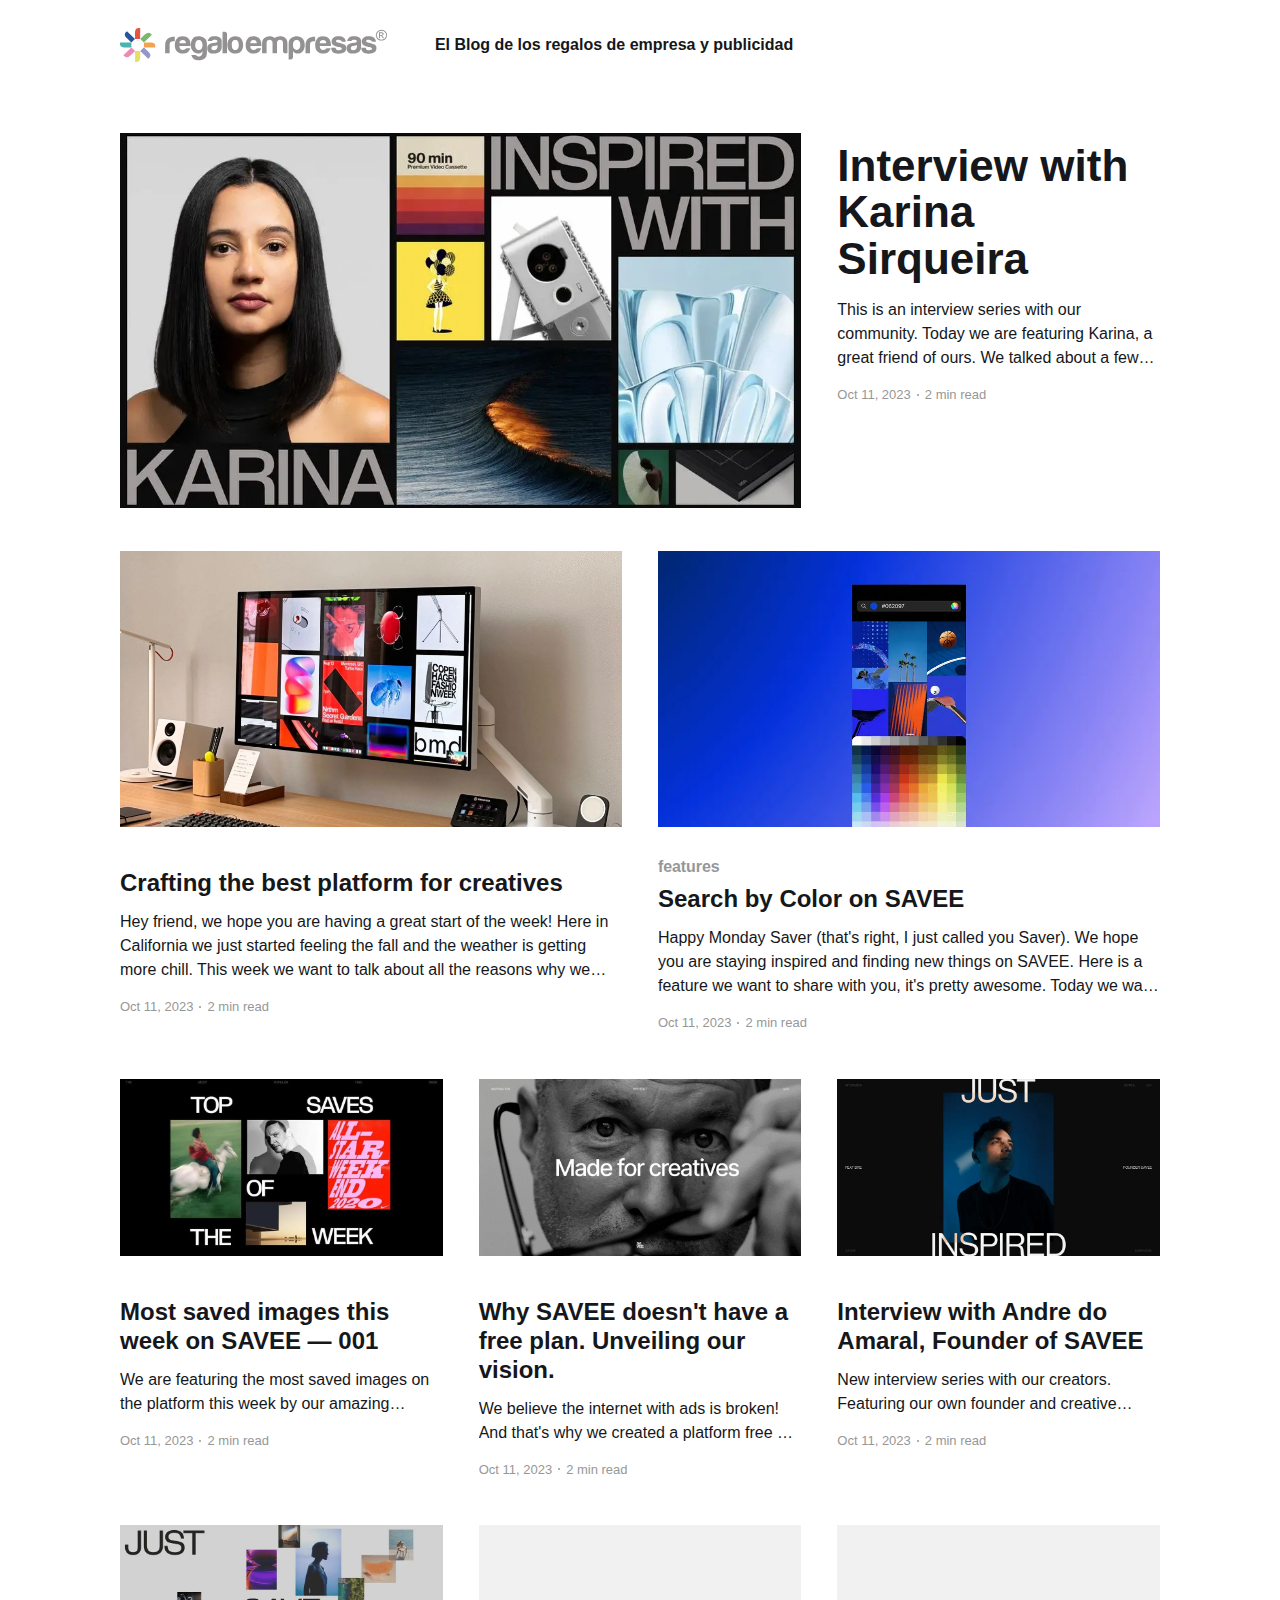
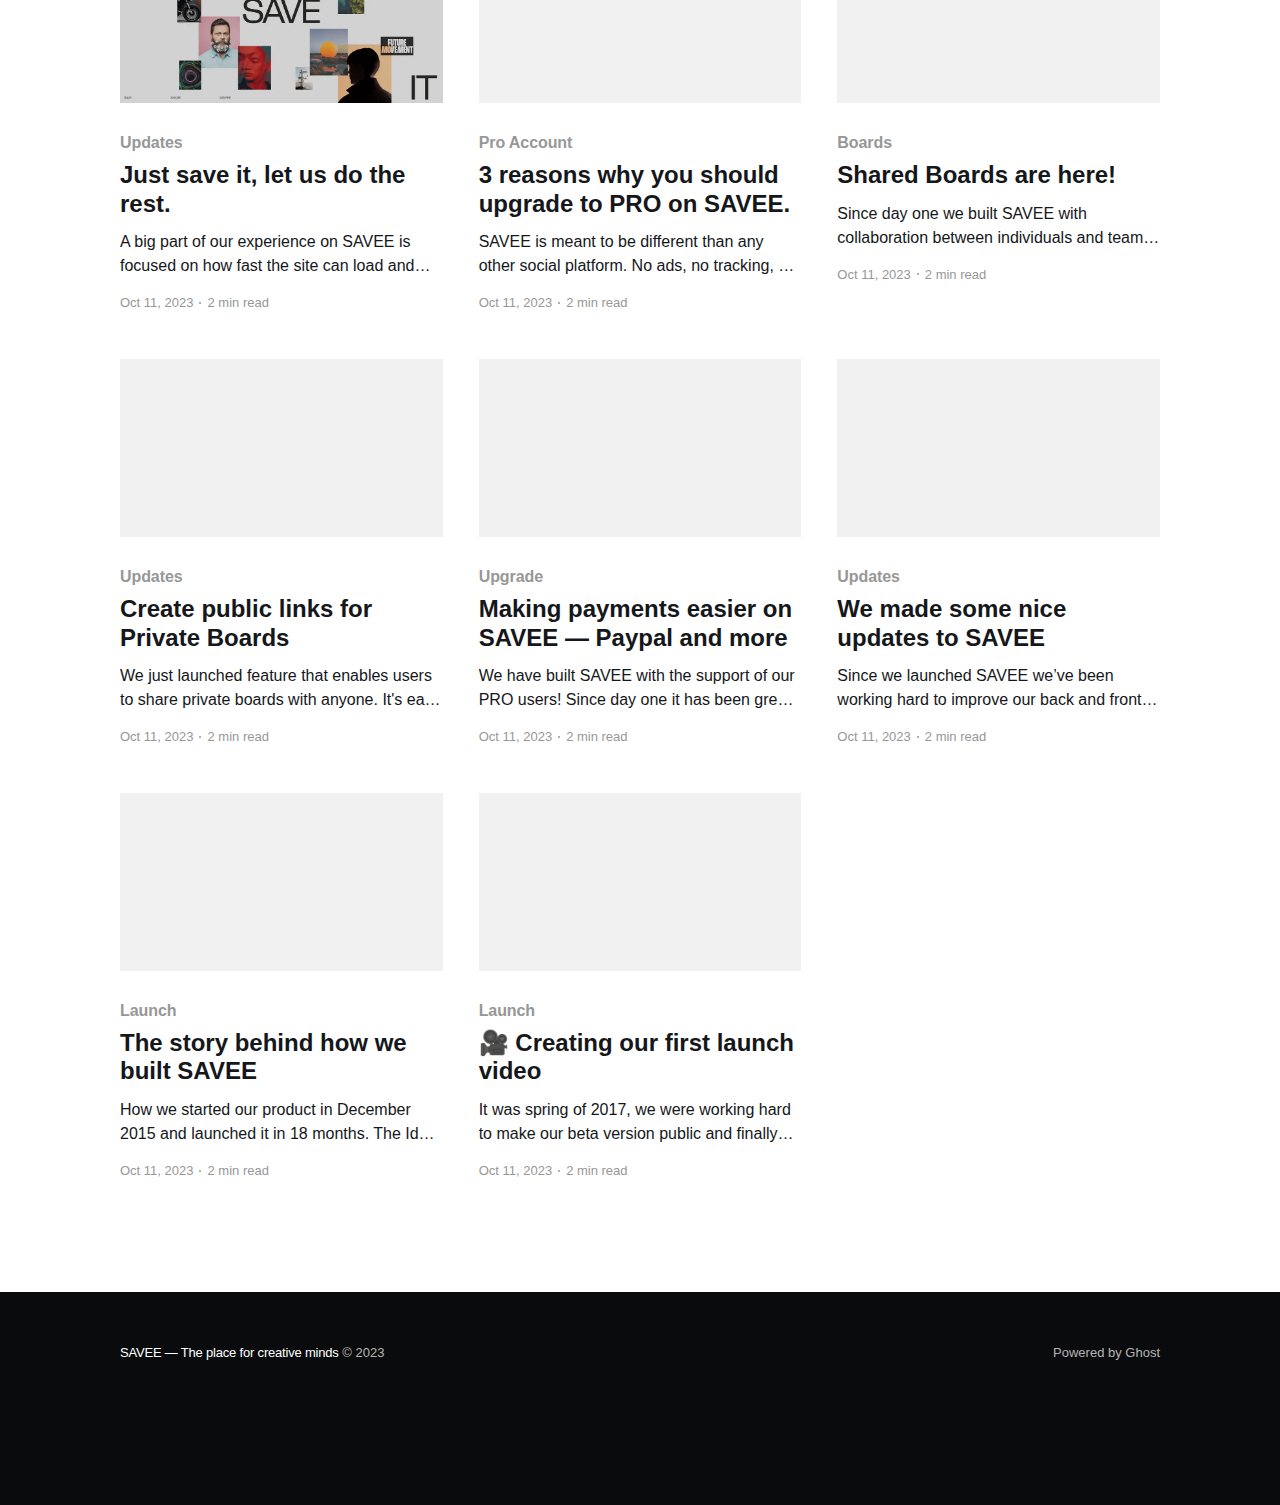
<file: index.html>
<!DOCTYPE html>
<html lang="en">
  <head>
    <meta charset="UTF-8" />
    <meta name="viewport" content="width=device-width, initial-scale=1.0" />
    <link rel="stylesheet" href="./styles/style.css" />
    <title>SAVEE — The platform for creative minds</title>
  </head>
  <body>
    <header class="main-header outer">
      <div class="container">
        <div class="main-header-inner flex">
          <a href="/"
            ><div class="logo">
              <img
                width="36"
                height="30"
                src="./images/re-logo.svg"
                alt="site-logo"
              /></div
          ></a>
          <ul class="main-header-nav">
            <li>El Blog de los regalos de empresa y publicidad</li>
          </ul>
          <!-- <div class="search">
            <button
              id="search"
              aria-label="search"
              class="main-header-search-btn"
            >
              <svg
                xmlns="http://www.w3.org/2000/svg"
                fill="none"
                viewBox="0 0 24 24"
                stroke="currentColor"
                stroke-width="2"
                width="20"
                height="20"
              >
                <path
                  stroke-linecap="round"
                  stroke-linejoin="round"
                  d="M21 21l-6-6m2-5a7 7 0 11-14 0 7 7 0 0114 0z"
                ></path>
              </svg>
            </button>
          </div> -->
        </div>
      </div>
    </header>
    <main id="site-main">
      <div class="container">
        <div class="post-feed">
          <article class="post-card post post-card-large">
            <a href="#" class="post-card-image-link">
              <figure>
                <img
                  decoding="async"
                  width="1024"
                  height="569"
                  alt="Interview with Karina Sirqueira"
                  class="post-card-image"
                  srcset="
                    ./images/300w/Karina-01-2.webp  300w,
                    ./images/768w/Karina-01-2.webp  768w,
                    ./images/940w/Karina-01-2.webp  940w,
                    ./images/Karina-01-2.webp      1024w
                  "
                  sizes="(max-width: 1000px) 100vw, 1000px"
                  src="./images/Karina-01-2.webp"
                />
              </figure>
            </a>
            <div class="post-card-content">
              <a href="#" class="post-card-content-link">
                <header>
                  <div class="post-card-tags"></div>
                  <h2 class="post-card-title">
                    Interview with Karina Sirqueira
                  </h2>
                </header>
                <div class="post-card-excerpt">
                  This is an interview series with our community. Today we are
                  featuring Karina, a great friend of ours. We talked about a
                  few things like, what inspires her, her feed on SAVEE, and
                  what she likes most about it. 01 — Tell us a bit about
                  yourself. My design journey began
                </div>
              </a>
              <footer class="post-card-meta">
                <time datetime="2023-10-11">Oct 11, 2023</time>
                <span>2 min read</span>
              </footer>
            </div>
          </article>

          <article class="post-card post dynamic">
            <a href="#" class="post-card-image-link">
              <figure>
                <img
                  decoding="async"
                  width="1024"
                  height="569"
                  alt="Crafting the best platform for creatives"
                  class="post-card-image"
                  loading="lazy"
                  srcset="
                    ./images/300w/Features-Designed-4.webp  300w,
                    ./images/768w/Features-Designed-4.webp  768w,
                    ./images/940w/Features-Designed-4.webp  940w,
                    ./images/Features-Designed-4.webp      1024w
                  "
                  sizes="(max-width: 1000px) 100vw, 1000px"
                  src="./images/Features-Designed-4.webp"
                />
              </figure>
            </a>
            <div class="post-card-content">
              <a href="#" class="post-card-content-link">
                <header>
                  <div class="post-card-tags"></div>
                  <h2 class="post-card-title">
                    Crafting the best platform for creatives
                  </h2>
                </header>
                <div class="post-card-excerpt">
                  Hey friend, we hope you are having a great start of the week!
                  Here in California we just started feeling the fall and the
                  weather is getting more chill. This week we want to talk about
                  all the reasons why we think we are creating something unique
                  for all of
                </div>
              </a>
              <footer class="post-card-meta">
                <time datetime="2023-10-11">Oct 11, 2023</time>
                <span>2 min read</span>
              </footer>
            </div>
          </article>

          <article
            class="post-card post tag-features tag-search tag-collaboration dynamic"
          >
            <a href="#" class="post-card-image-link">
              <figure>
                <img
                  decoding="async"
                  width="1024"
                  height="569"
                  alt="Search by Color on SAVEE"
                  class="post-card-image"
                  loading="lazy"
                  srcset="
                    ./images/300w/Banner-3.webp  300w,
                    ./images/768w/Banner-3.webp  768w,
                    ./images/940w/Banner-3.webp  940w,
                    ./images/Banner-3.webp      1024w
                  "
                  sizes="(max-width: 1000px) 100vw, 1000px"
                  src="./images/Banner-3.webp"
                />
              </figure>
            </a>
            <div class="post-card-content">
              <a href="#" class="post-card-content-link">
                <header>
                  <div class="post-card-tags">
                    <span>features</span>
                  </div>
                  <h2 class="post-card-title">Search by Color on SAVEE</h2>
                </header>
                <div class="post-card-excerpt">
                  Happy Monday Saver (that's right, I just called you Saver). We
                  hope you are staying inspired and finding new things on SAVEE.
                  Here is a feature we want to share with you, it's pretty
                  awesome. Today we want to show you how to save a lot of time
                  to finding
                </div>
              </a>
              <footer class="post-card-meta">
                <time datetime="2023-10-11">Oct 11, 2023</time>
                <span>2 min read</span>
              </footer>
            </div>
          </article>

          <article class="post-card post">
            <a href="#" class="post-card-image-link">
              <figure>
                <img
                  decoding="async"
                  width="1024"
                  height="569"
                  alt="Most saved images this week on SAVEE — 001"
                  class="post-card-image"
                  loading="lazy"
                  srcset="
                    ./images/300w/Banner.webp  300w,
                    ./images/768w/Banner.webp  768w,
                    ./images/940w/Banner.webp  940w,
                    ./images/Banner.webp      1024w
                  "
                  sizes="(max-width: 1000px) 100vw, 1000px"
                  src="./images/Banner.webp"
                />
              </figure>
            </a>
            <div class="post-card-content">
              <a href="#" class="post-card-content-link">
                <header>
                  <div class="post-card-tags"></div>
                  <h2 class="post-card-title">
                    Most saved images this week on SAVEE — 001
                  </h2>
                </header>
                <div class="post-card-excerpt">
                  We are featuring the most saved images on the platform this
                  week by our amazing community. Enjoy and find more inspiration
                  like these on savee.it 0:00 /0:10 1× Access
                  https://savee.it/pop for more curated inspiration. If you like
                  our content consider upgrading and become a
                </div>
              </a>
              <footer class="post-card-meta">
                <time datetime="2023-10-11">Oct 11, 2023</time>
                <span>2 min read</span>
              </footer>
            </div>
          </article>

          <article class="post-card post">
            <a href="#" class="post-card-image-link">
              <img
                decoding="async"
                width="1024"
                height="569"
                alt="Why SAVEE doesn't have a free plan. Unveiling our vision."
                class="post-card-image"
                loading="lazy"
                srcset="
                  ./images/300w/New-Cover-photoshop.gif  300w,
                  ./images/768w/New-Cover-photoshop.gif  768w,
                  ./images/940w/New-Cover-photoshop.gif  940w,
                  ./images/New-Cover-photoshop.gif      1024w
                "
                sizes="(max-width: 1000px) 100vw, 1000px"
                src="./images/New-Cover-photoshop.gif"
              />
            </a>
            <div class="post-card-content">
              <a href="#" class="post-card-content-link">
                <header>
                  <div class="post-card-tags"></div>
                  <h2 class="post-card-title">
                    Why SAVEE doesn't have a free plan. Unveiling our vision.
                  </h2>
                </header>
                <div class="post-card-excerpt">
                  We believe the internet with ads is broken! And that's why we
                  created a platform free of ads or tracking. Why we don't offer
                  a free plan after you reach your trial saves limit of 200
                  images? Get ready for a dose of transparency, a little bit of
                  rebellion, and
                </div>
              </a>
              <footer class="post-card-meta">
                <time datetime="2023-10-11">Oct 11, 2023</time>
                <span>2 min read</span>
              </footer>
            </div>
          </article>

          <article class="post-card post">
            <a href="#" class="post-card-image-link">
              <figure>
                <img
                  decoding="async"
                  width="1024"
                  height="569"
                  alt="Interview with Andre do Amaral, Founder of SAVEE"
                  class="post-card-image"
                  loading="lazy"
                  srcset="
                    ./images/300w/Blog-001-3.webp  300w,
                    ./images/768w/Blog-001-3.webp  768w,
                    ./images/940w/Blog-001-3.webp  940w,
                    ./images/Blog-001-3.webp      1024w
                  "
                  sizes="(max-width: 1000px) 100vw, 1000px"
                  src="./images/Blog-001-3.webp"
                />
              </figure>
            </a>
            <div class="post-card-content">
              <a href="#" class="post-card-content-link">
                <header>
                  <div class="post-card-tags"></div>
                  <h2 class="post-card-title">
                    Interview with Andre do Amaral, Founder of SAVEE
                  </h2>
                </header>
                <div class="post-card-excerpt">
                  New interview series with our creators. Featuring our own
                  founder and creative director Dre! What inspires him, his
                  feed, and some exciting possibilities about the future of the
                  product. Hope you enjoy 👋 01 — Tell us more about you and
                  this series. I am Andre, and I founded SAVEE™ with my
                </div>
              </a>
              <footer class="post-card-meta">
                <time datetime="2023-10-11">Oct 11, 2023</time>
                <span>2 min read</span>
              </footer>
            </div>
          </article>

          <article class="post-card post">
            <a href="#" class="post-card-image-link">
              <figure>
                <img
                  decoding="async"
                  width="1024"
                  height="569"
                  alt="Just save it, let us do the rest."
                  class="post-card-image"
                  loading="lazy"
                  srcset="
                    ./images/300w/Just-save-it-4.webp  300w,
                    ./images/768w/Just-save-it-4.webp  768w,
                    ./images/940w/Just-save-it-4.webp  940w,
                    ./images/Just-save-it-4.webp      1024w
                  "
                  sizes="(max-width: 1000px) 100vw, 1000px"
                  src="./images/Just-save-it-4.webp"
                />
              </figure>
            </a>
            <div class="post-card-content">
              <a href="#" class="post-card-content-link">
                <header>
                  <div class="post-card-tags">
                    <span>Updates</span>
                  </div>
                  <h2 class="post-card-title">
                    Just save it, let us do the rest.
                  </h2>
                </header>
                <div class="post-card-excerpt">
                  A big part of our experience on SAVEE is focused on how fast
                  the site can load and how good it looks, and I think this is
                  why so many users love it. When you hit savee.it, it loads
                  fast! That's by design. Providing our users with a simple
                </div>
              </a>
              <footer class="post-card-meta">
                <time datetime="2023-10-11">Oct 11, 2023</time>
                <span>2 min read</span>
              </footer>
            </div>
          </article>

          <article class="post-card post">
            <a href="#" class="post-card-image-link">
              <figure>
                <img
                  decoding="async"
                  width="1024"
                  height="569"
                  alt="3 reasons why you should upgrade to PRO on SAVEE."
                  class="post-card-image"
                  loading="lazy"
                  srcset="
                    ./images/300w/Become-Pro-1.webp  300w,
                    ./images/768w/Become-Pro-1.webp  768w,
                    ./images/940w/Become-Pro-1.webp  940w,
                    ./images/Become-Pro-1.webp      1024w
                  "
                  sizes="(max-width: 1000px) 100vw, 1000px"
                  src="./images/Become-Pro-1.webp"
                />
              </figure>
            </a>
            <div class="post-card-content">
              <a href="#" class="post-card-content-link">
                <header>
                  <div class="post-card-tags">
                    <span>Pro Account</span>
                  </div>
                  <h2 class="post-card-title">
                    3 reasons why you should upgrade to PRO on SAVEE.
                  </h2>
                </header>
                <div class="post-card-excerpt">
                  SAVEE is meant to be different than any other social platform.
                  No ads, no tracking, no likes, just high quality curated
                  inspiration. There is a saying that goes like: “when you don't
                  pay for the product you are the product”. That's why you
                  supporting us matters more than ever. In
                </div>
              </a>
              <footer class="post-card-meta">
                <time datetime="2023-10-11">Oct 11, 2023</time>
                <span>2 min read</span>
              </footer>
            </div>
          </article>

          <article class="post-card post">
            <a href="#" class="post-card-image-link">
              <figure>
                <img
                  decoding="async"
                  width="1024"
                  height="569"
                  alt="Shared Boards are here!"
                  class="post-card-image"
                  loading="lazy"
                  srcset="
                    ./images/300w/Shared-Boards-1.webp  300w,
                    ./images/768w/Shared-Boards-1.webp  768w,
                    ./images/940w/Shared-Boards-1.webp  940w,
                    ./images/Shared-Boards-1.webp      1024w
                  "
                  sizes="(max-width: 1000px) 100vw, 1000px"
                  src="./images/Shared-Boards-1.webp"
                />
              </figure>
            </a>
            <div class="post-card-content">
              <a href="#" class="post-card-content-link">
                <header>
                  <div class="post-card-tags">
                    <span>Boards</span>
                  </div>
                  <h2 class="post-card-title">Shared Boards are here!</h2>
                </header>
                <div class="post-card-excerpt">
                  Since day one we built SAVEE with collaboration between
                  individuals and teams in mind, and we wanted to announce this
                  feature for a while now. Shared boards are here! If you have a
                  Pro account, you can now invite up to 5 people to collaborate
                  on your boards! You can
                </div>
              </a>
              <footer class="post-card-meta">
                <time datetime="2023-10-11">Oct 11, 2023</time>
                <span>2 min read</span>
              </footer>
            </div>
          </article>

          <article class="post-card post">
            <a href="#" class="post-card-image-link">
              <figure>
                <img
                  decoding="async"
                  width="1024"
                  height="569"
                  alt="Create public links for Private Boards"
                  class="post-card-image"
                  loading="lazy"
                  srcset="
                    ./images/300w/share-post.webp  300w,
                    ./images/768w/share-post.webp  768w,
                    ./images/940w/share-post.webp  940w,
                    ./images/share-post.webp      1024w
                  "
                  sizes="(max-width: 1000px) 100vw, 1000px"
                  src="./images/share-post.webp"
                />
              </figure>
            </a>
            <div class="post-card-content">
              <a href="#" class="post-card-content-link">
                <header>
                  <div class="post-card-tags">
                    <span>Updates</span>
                  </div>
                  <h2 class="post-card-title">
                    Create public links for Private Boards
                  </h2>
                </header>
                <div class="post-card-excerpt">
                  We just launched feature that enables users to share private
                  boards with anyone. It's easy to use and is available to all
                  Pro users. You only need to click the drop down menu in on a
                  board and click the "Create public link" button. That will
                  generate a random link
                </div>
              </a>
              <footer class="post-card-meta">
                <time datetime="2023-10-11">Oct 11, 2023</time>
                <span>2 min read</span>
              </footer>
            </div>
          </article>

          <article class="post-card post">
            <a href="#" class="post-card-image-link">
              <figure>
                <img
                  decoding="async"
                  width="1024"
                  height="569"
                  alt="Making payments easier on SAVEE — Paypal and more"
                  class="post-card-image"
                  loading="lazy"
                  srcset="
                    ./images/300w/A-Better-way-to-pay-3.webp  300w,
                    ./images/768w/A-Better-way-to-pay-3.webp  768w,
                    ./images/940w/A-Better-way-to-pay-3.webp  940w,
                    ./images/A-Better-way-to-pay-3.webp      1024w
                  "
                  sizes="(max-width: 1000px) 100vw, 1000px"
                  src="./images/A-Better-way-to-pay-3.webp"
                />
              </figure>
            </a>
            <div class="post-card-content">
              <a href="#" class="post-card-content-link">
                <header>
                  <div class="post-card-tags">
                    <span>Upgrade</span>
                  </div>
                  <h2 class="post-card-title">
                    Making payments easier on SAVEE — Paypal and more
                  </h2>
                </header>
                <div class="post-card-excerpt">
                  We have built SAVEE with the support of our PRO users! Since
                  day one it has been great for us to see everyone willing to
                  pay for the platform and believing in the product. We are
                  proud of that. We don't run ads in the platform and we want to
                </div>
              </a>
              <footer class="post-card-meta">
                <time datetime="2023-10-11">Oct 11, 2023</time>
                <span>2 min read</span>
              </footer>
            </div>
          </article>

          <article class="post-card post">
            <a href="#" class="post-card-image-link">
              <figure>
                <img
                  decoding="async"
                  width="1024"
                  height="569"
                  alt="We made some nice updates to SAVEE"
                  class="post-card-image"
                  loading="lazy"
                  srcset="
                    ./images/300w/1_prsLRofGMmOzJCE_DYuLrQ.webp  300w,
                    ./images/768w/1_prsLRofGMmOzJCE_DYuLrQ.webp  768w,
                    ./images/940w/1_prsLRofGMmOzJCE_DYuLrQ.webp  940w,
                    ./images/1_prsLRofGMmOzJCE_DYuLrQ.webp      1024w
                  "
                  sizes="(max-width: 1000px) 100vw, 1000px"
                  src="./images/1_prsLRofGMmOzJCE_DYuLrQ.webp"
                />
              </figure>
            </a>
            <div class="post-card-content">
              <a href="#" class="post-card-content-link">
                <header>
                  <div class="post-card-tags">
                    <span>Updates</span>
                  </div>
                  <h2 class="post-card-title">
                    We made some nice updates to SAVEE
                  </h2>
                </header>
                <div class="post-card-excerpt">
                  Since we launched SAVEE we’ve been working hard to improve our
                  back and front end to better scale. Here are some of the
                  updates we’ve made. Dark Mode You can change to dark mode in
                  the menu under your avatar. Simplified Navigation Now you
                  click on your avatar
                </div>
              </a>
              <footer class="post-card-meta">
                <time datetime="2023-10-11">Oct 11, 2023</time>
                <span>2 min read</span>
              </footer>
            </div>
          </article>

          <article class="post-card post">
            <a href="#" class="post-card-image-link">
              <figure>
                <img
                  decoding="async"
                  width="1024"
                  height="569"
                  alt="The story behind how we built SAVEE"
                  class="post-card-image"
                  loading="lazy"
                  srcset="
                    ./images/300w/1_UnbWmYhuemsrTtIacfCC8w.webp  300w,
                    ./images/768w/1_UnbWmYhuemsrTtIacfCC8w.webp  768w,
                    ./images/940w/1_UnbWmYhuemsrTtIacfCC8w.webp  940w,
                    ./images/1_UnbWmYhuemsrTtIacfCC8w.webp      1024w
                  "
                  sizes="(max-width: 1000px) 100vw, 1000px"
                  src="./images/1_UnbWmYhuemsrTtIacfCC8w.webp"
                />
              </figure>
            </a>
            <div class="post-card-content">
              <a href="#" class="post-card-content-link">
                <header>
                  <div class="post-card-tags">
                    <span>Launch</span>
                  </div>
                  <h2 class="post-card-title">
                    The story behind how we built SAVEE
                  </h2>
                </header>
                <div class="post-card-excerpt">
                  How we started our product in December 2015 and launched it in
                  18 months. The Idea It was Christmas of 2015; I had just moved
                  from California to a new job in New York. My friend Ramon came
                  to spend the holidays with us, and I shared with him my
                </div>
              </a>
              <footer class="post-card-meta">
                <time datetime="2023-10-11">Oct 11, 2023</time>
                <span>2 min read</span>
              </footer>
            </div>
          </article>

          <article class="post-card post">
            <a href="#" class="post-card-image-link">
              <figure>
                <img
                  decoding="async"
                  width="1024"
                  height="569"
                  alt="🎥 Creating our first launch video"
                  class="post-card-image"
                  loading="lazy"
                  srcset="
                    ./images/300w/Our-First-Launch-Video.webp  300w,
                    ./images/768/Our-First-Launch-Video.webp   768w,
                    ./images/940w/Our-First-Launch-Video.webp  940w,
                    ./images/Our-First-Launch-Video.webp      1024w
                  "
                  sizes="(max-width: 1000px) 100vw, 1000px"
                  src="./images/Our-First-Launch-Video.webp"
                />
              </figure>
            </a>
            <div class="post-card-content">
              <a href="#" class="post-card-content-link">
                <header>
                  <div class="post-card-tags">
                    <span>Launch</span>
                  </div>
                  <h2 class="post-card-title">
                    🎥 Creating our first launch video
                  </h2>
                </header>
                <div class="post-card-excerpt">
                  It was spring of 2017, we were working hard to make our beta
                  version public and finally launch our product into the world.
                  I was in San Francisco and invited my co-founder Ramon to shot
                  some live action video so we could pull together a piece that
                  would excited people
                </div>
              </a>
              <footer class="post-card-meta">
                <time datetime="2023-10-11">Oct 11, 2023</time>
                <span>2 min read</span>
              </footer>
            </div>
          </article>
        </div>
      </div>
    </main>

    <footer class="site-footer">
      <div class="container">
        <section class="copyright">
          <a href="#">SAVEE — The place for creative minds</a>
          &copy; 2023
        </section>
        <nav class="site-footer-nav"></nav>
        <div>
          <a href="#" target="_blank" rel="noopener">Powered by Ghost</a>
        </div>
      </div>
    </footer>
  </body>
</html>
</file>
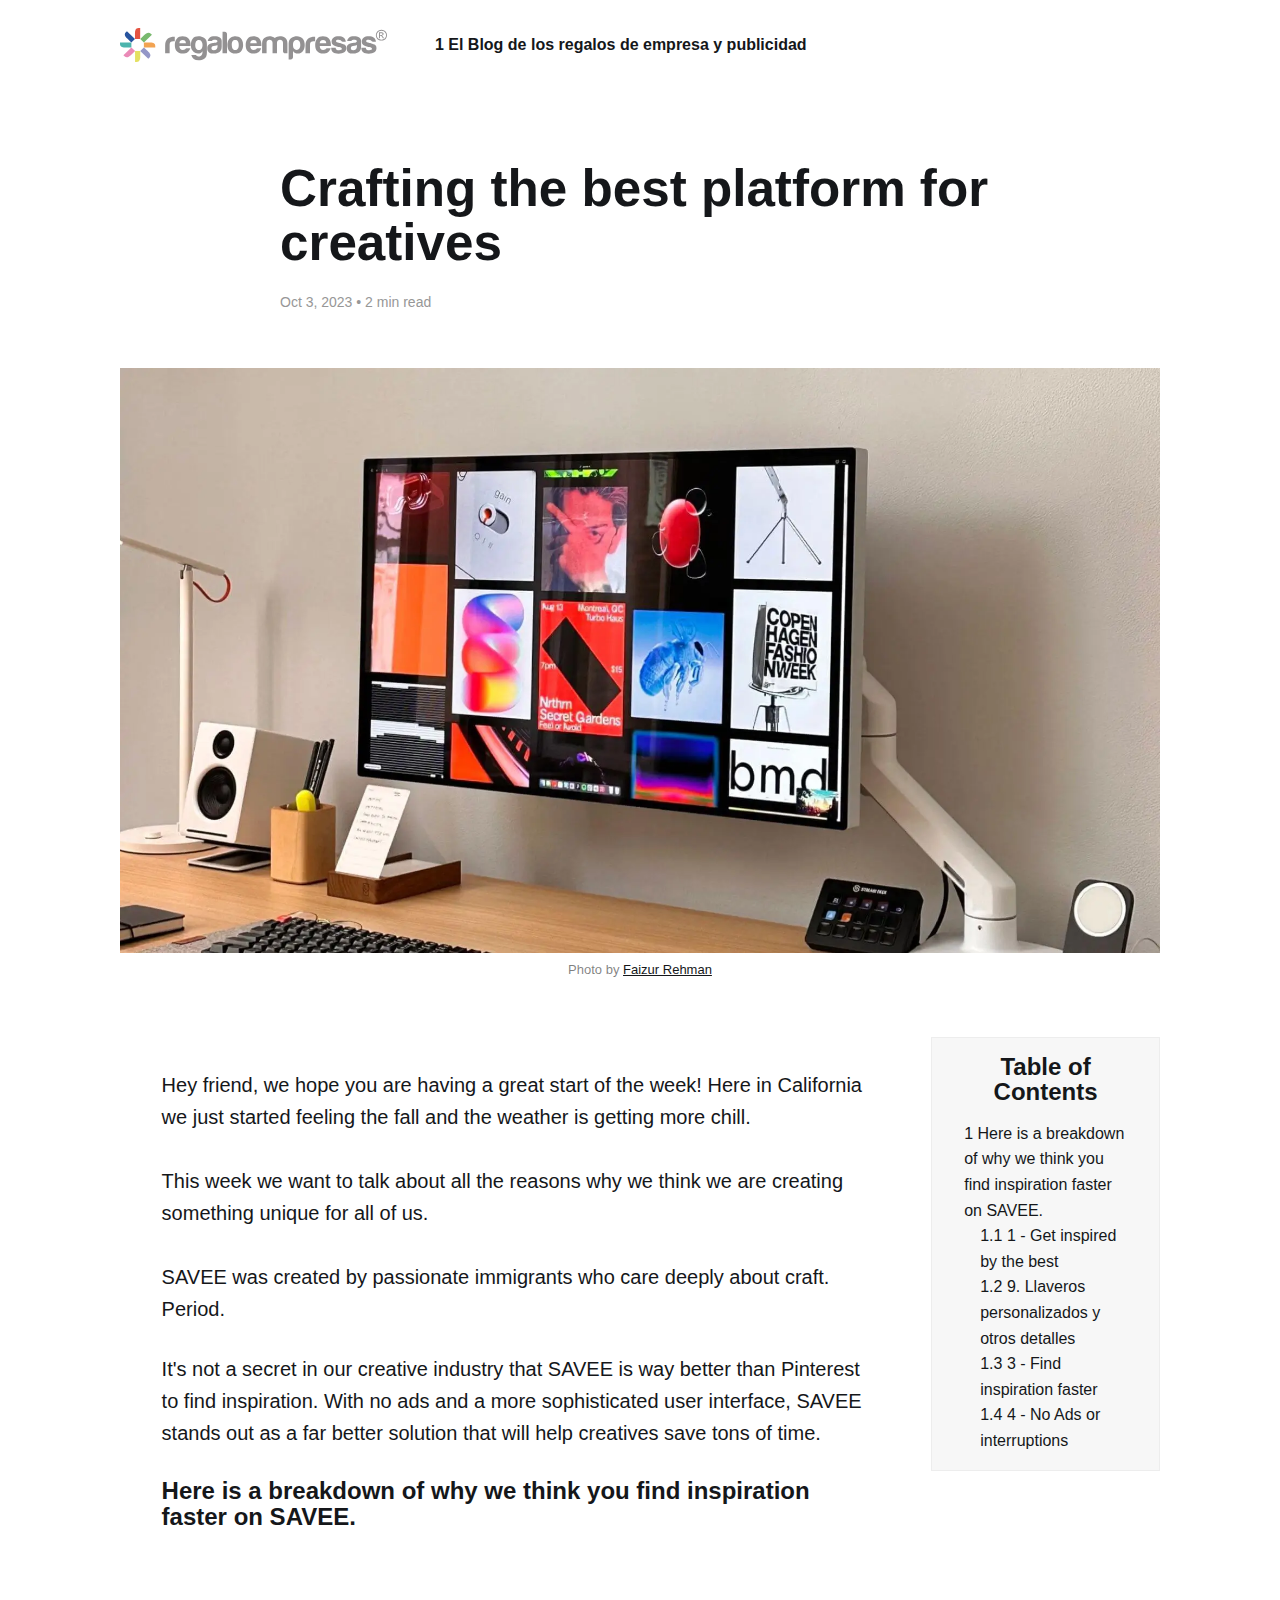
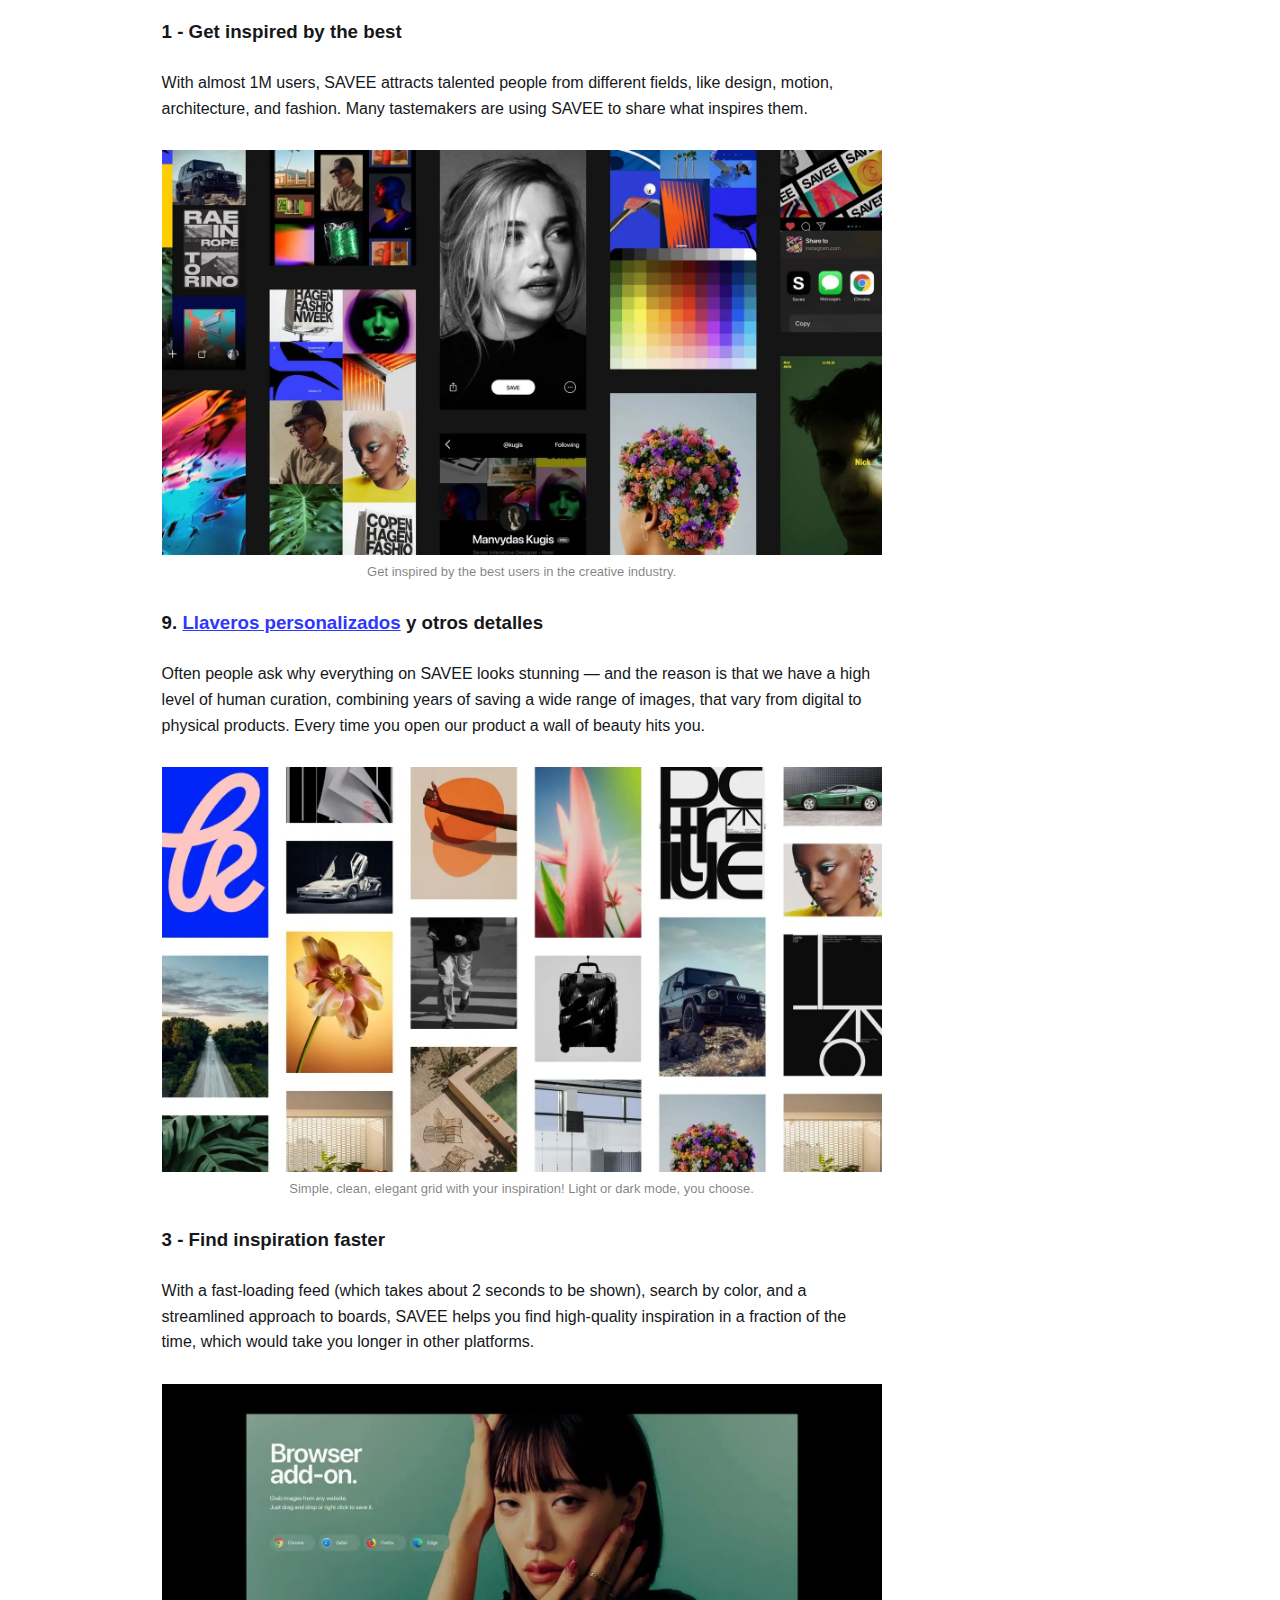
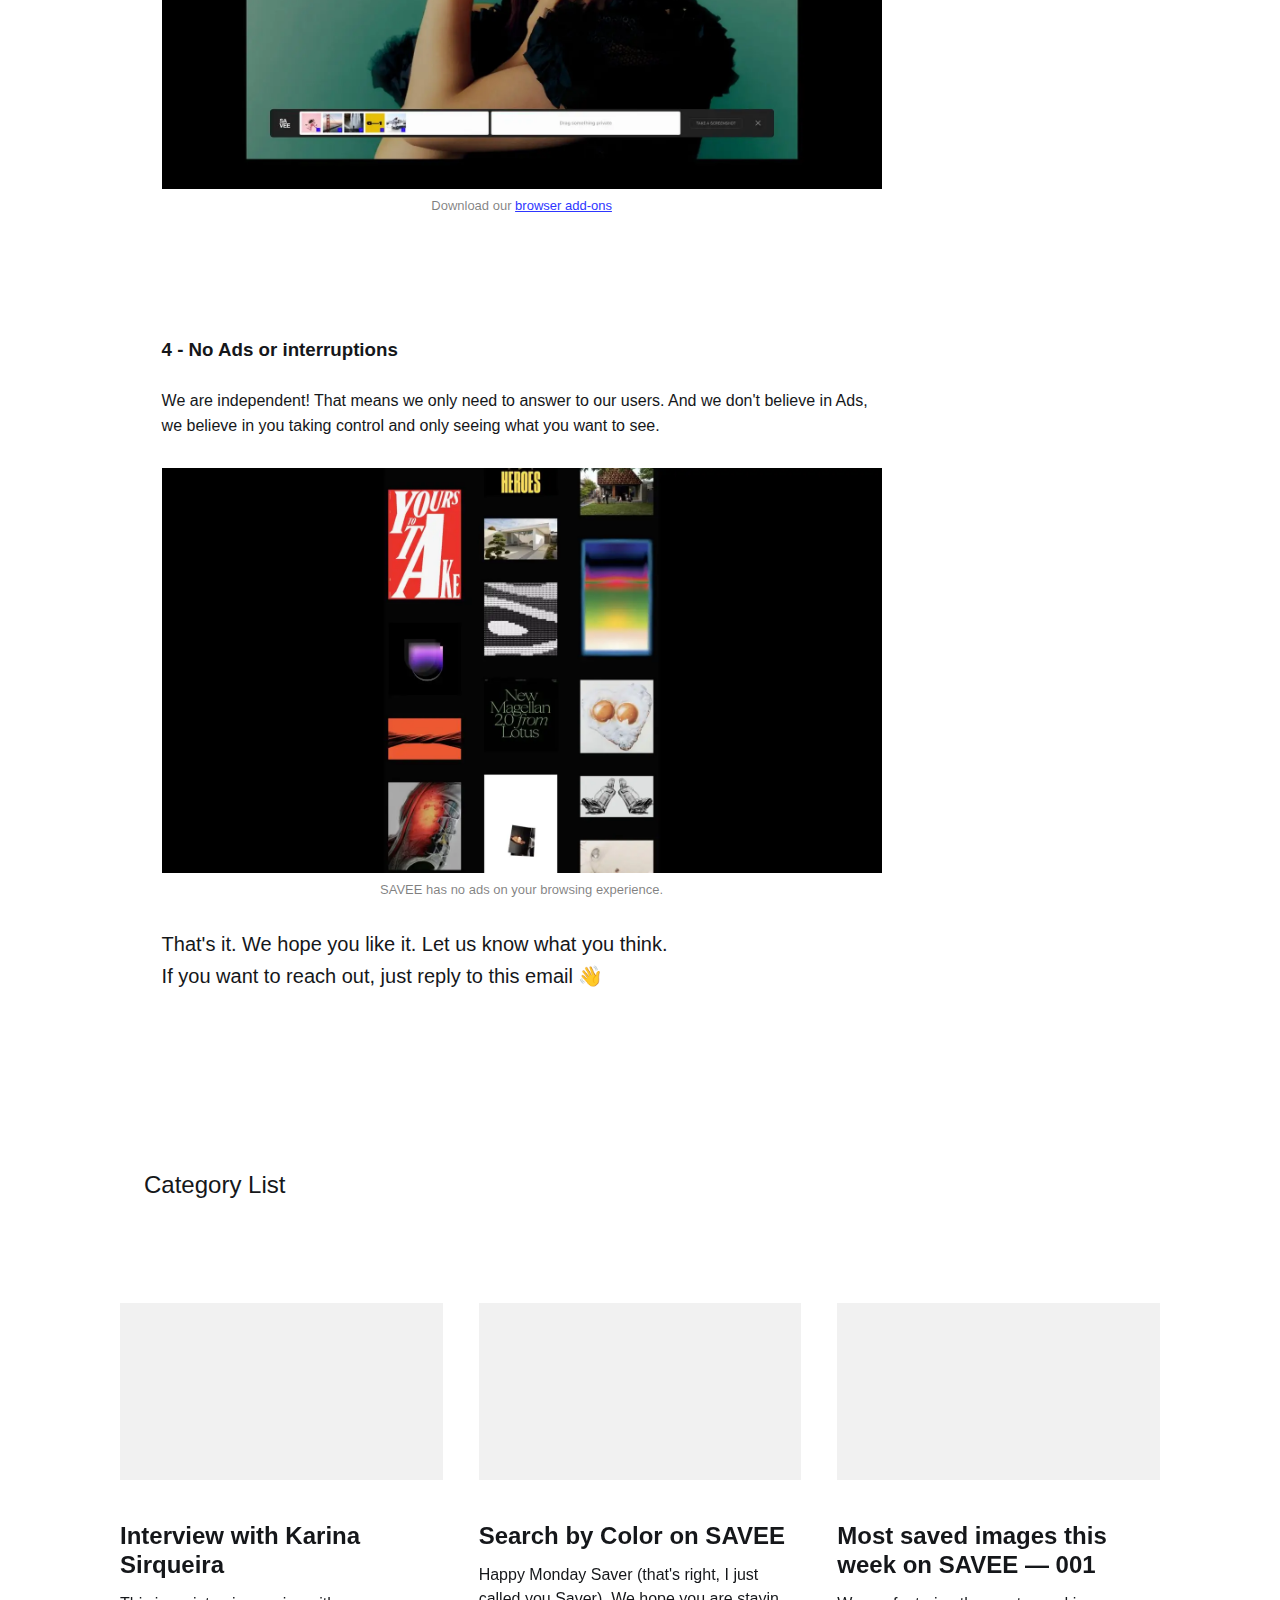
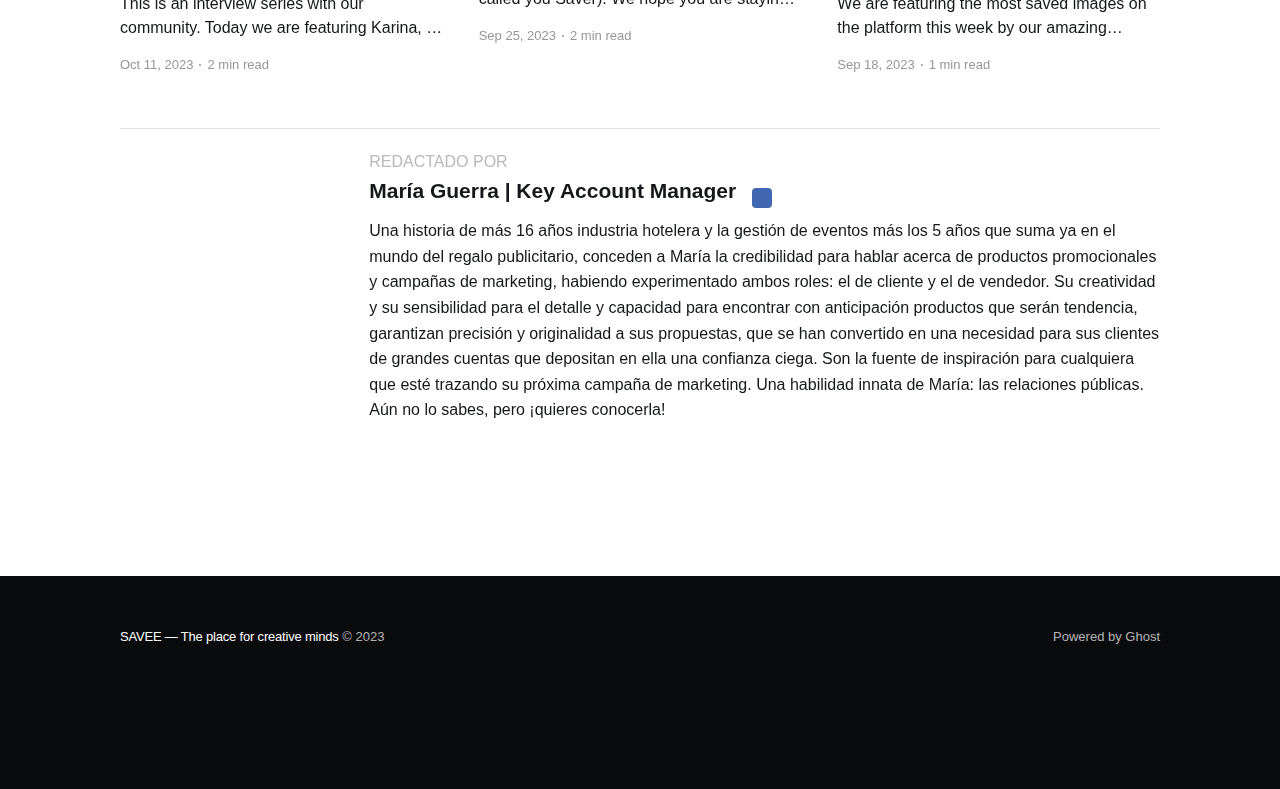
<file: blog.html>
<!DOCTYPE html>
<html lang="en">
  <head>
    <meta charset="UTF-8" />
    <meta name="viewport" content="width=device-width, initial-scale=1.0" />
    <link rel="stylesheet" href="./styles/style.css" />
    <link rel="stylesheet" href="./styles/blog.css" />
    <link rel="stylesheet" href="./styles/toc.css" />
    <title>Blog Title</title>
  </head>
  <body>
    <header class="main-header">
      <div class="container">
        <div class="main-header-inner flex">
          <a href="/"
            ><div class="logo">
              <img
                width="36"
                height="30"
                src="./images/re-logo.svg"
                alt="site-logo"
              /></div
          ></a>
          <ul class="main-header-nav">
            <li>El Blog de los regalos de empresa y publicidad</li>
          </ul>
        </div>
      </div>
    </header>

    <main id="site-main">
      <div class="container">
        <article class="article post">
          <header class="article-header">
            <h1 class="article-title">
              Crafting the best platform for creatives
            </h1>

            <div class="article-byline">
              <section class="article-byline-content">
                <!-- <ul class="author-list">
                  <li class="author-list-item">
                    <a href="#" class="author-avatar">
                      <img
                        class="author-profile-image"
                        src="./images/ms-icon-310x310.webp"
                        alt="SAVEE — The platform for creative minds"
                      />
                    </a>
                  </li>
                </ul> -->

                <div class="article-byline-meta">
                  <!-- <h4 class="author-name">
                    <a href="#">SAVEE — The platform for creative minds</a>
                  </h4> -->
                  <div class="byline-meta-content">
                    <time class="byline-meta-date" datetime="2023-10-03"
                      >Oct 3, 2023</time
                    >
                    <span class="byline-reading-time"
                      ><span class="bull">•</span> 2 min read</span
                    >
                  </div>
                </div>
              </section>
            </div>

            <figure class="article-image">
              <img
                srcset="
                  ./images/300w/Features-Designed-4.webp  300w,
                  ./images/768w/Features-Designed-4.webp  768w,
                  ./images/940w/Features-Designed-4.webp  940w,
                  ./images/Features-Designed-4.webp      1024w
                "
                sizes="(max-width: 1000px) 100vw, 1000px"
                src="./images/Features-Designed-4.webp"
                alt="Crafting the best platform for creatives"
              />
              <figcaption>
                Photo by
                <a href="#">Faizur Rehman</a>
              </figcaption>
            </figure>
          </header>

          <div class="flex gap1">
            <section class="article-content" data-content>
              <p>
                <br />Hey friend, we hope you are having a great start of the
                week! Here in California we just started feeling the fall and
                the weather is getting more chill.<br /><br />This week we want
                to talk about all the reasons why we think we are creating
                something unique for all of us.<br /><br />SAVEE was created by
                passionate immigrants who care deeply about craft. Period.
              </p>
              <p>
                It's not a secret in our creative industry that SAVEE is way
                better than Pinterest to find inspiration. With no ads and a
                more sophisticated user interface, SAVEE stands out as a far
                better solution that will help creatives save tons of time.
              </p>
              <h2
                id="here-is-a-breakdown-of-why-we-think-you-find-inspiration-faster-on-savee"
              >
                Here is a breakdown of why we think you find inspiration faster
                on SAVEE.<br />
              </h2>
              <p>
                <br /><h3>1 - Get inspired by the best</h3><br />With
                almost 1M users, SAVEE attracts talented people from different
                fields, like design, motion, architecture, and fashion. Many
                tastemakers are using SAVEE to share what inspires them.
              </p>
              <figure class="article-gallery-image">
                <img
                  src="./images/Quality-1.jpg"
                  srcset="
                    ./images/300w/Quality-1.webp  300w,
                    ./images/768w/Quality-1.webp  768w,
                    ./images/940w/Quality-1.webp  940w,
                    ./images/Quality-1.webp      1024w
                  "
                  sizes="(max-width: 1000px) 100vw, 1000px"
                  class="gallery-image"
                  alt=""
                  loading="lazy"
                  width="1920"
                  height="1080"
                />
                <figcaption>
                  <span
                    >Get inspired by the best users in the creative
                    industry.</span
                  >
                </figcaption>
              </figure>
              <p></p>
              <p>
                <h3>9. <a href="https://www.regaloempresas.com/llaveros/40.aspx" title="Llaveros personalizados" target="_blank">Llaveros personalizados</a> y otros detalles</h3><br />Often people ask
                why everything on SAVEE looks stunning — and the reason is that
                we have a high level of human curation, combining years of
                saving a wide range of images, that vary from digital to
                physical products. Every time you open our product a wall of
                beauty hits you.
              </p>
              <figure class="article-gallery-image">
                <img
                  src="./images/Curated.jpg"
                  class="gallery-image"
                  alt=""
                  loading="lazy"
                  width="1920"
                  height="1080"
                  srcset="
                    ./images/300w/Curated.webp  300w,
                    ./images/768w/Curated.webp  768w,
                    ./images/940w/Curated.webp  940w,
                    ./images/Curated.webp      1024w
                  "
                  sizes="(max-width: 1000px) 100vw, 1000px"
                />
                <figcaption>
                  <span
                    >Simple, clean, elegant grid with your inspiration! Light or
                    dark mode, you choose.</span
                  >
                </figcaption>
              </figure>
              <p></p>
              <p>
                <h3>3 - Find inspiration faster</h3><br />With a
                fast-loading feed (which takes about 2 seconds to be shown),
                search by color, and a streamlined approach to boards, SAVEE
                helps you find high-quality inspiration in a fraction of the
                time, which would take you longer in other platforms.
              </p>
              <figure class="article-gallery-image">
                <img
                  src="./images/Extension.jpg"
                  class="gallery-image"
                  alt=""
                  loading="lazy"
                  width="1920"
                  height="1080"
                  srcset="
                    ./images/300w/Extension.webp  300w,
                    ./images/768w/Extension.webp  768w,
                    ./images/940w/Extension.webp  940w,
                    ./images/Extension.webp      1024w
                  "
                  sizes="(max-width: 1000px) 100vw, 1000px"
                />
                <figcaption>
                  <span>Download our </span
                  ><a href="#" rel="noreferrer"><span>browser add-ons</span></a>
                </figcaption>
              </figure>
              <p></p>
              <p>
                <br /><br /><h3>4 - No Ads or interruptions</h3><br />We
                are independent! That means we only need to answer to our users.
                And we don't believe in Ads, we believe in you taking control
                and only seeing what you want to see.
              </p>
              <figure class="article-gallery-image">
                <img
                  src="./images/faster-1.jpg"
                  class="gallery-image"
                  alt=""
                  loading="lazy"
                  width="1920"
                  height="1080"
                  srcset="
                    ./images/300w/faster-1.webp  300w,
                    ./images/768w/faster-1.webp  768w,
                    ./images/940w/faster-1.webp  940w,
                    ./images/faster-1.webp      1024w
                  "
                  sizes="(max-width: 1000px) 100vw, 1000px"
                />
                <figcaption>
                  <span>SAVEE has no ads on your browsing experience.</span>
                </figcaption>
              </figure>
              <p></p>
              <p>
                That's it. We hope you like it. Let us know what you think.<br />If
                you want to reach out, just reply to this email 👋<br />
              </p>
            </section>
            <aside class="toc-navigation-container">
              <div class="toc-navigation-content">
                <h2 class="toc-heading">Table of Contents</h2>
                <nav class="toc-nav" data-toc></nav>
              </div>
            </aside>
          </div>
        </article>
      </div>
    </main>

    <aside class="read-more-wrap">
      <h2 class="read-more-title">Category List</h2>
      <br />
      <br />
      <br />
      <div class="container read-more">
        <article class="post-card post">
          <a class="post-card-image-link" href="#">
            <img
              class="post-card-image"
              srcset="
                ./images/300w/Karina-01-2.webp  300w,
                ./images/768w/Karina-01-2.webp  768w,
                ./images/940w/Karina-01-2.webp  940w,
                ./images/Karina-01-2.webp      1024w
              "
              sizes="(max-width: 1000px) 100vw, 1000px"
              src="./images/Karina-01-2.webp"
              alt="Interview with Karina Sirqueira"
              loading="lazy"
            />
          </a>

          <div class="post-card-content">
            <a class="post-card-content-link" href="#">
              <header>
                <div class="post-card-tags"></div>
                <h2 class="post-card-title">Interview with Karina Sirqueira</h2>
              </header>
              <div class="post-card-excerpt">
                This is an interview series with our community. Today we are
                featuring Karina, a great friend of ours. We talked about a few
                things like, what inspires her, her feed on SAVEE, and what she
                likes most about it. 01 —&nbsp;Tell us a bit about yourself. My
                design journey began
              </div>
            </a>

            <footer class="post-card-meta">
              <time datetime="2023-10-11">Oct 11, 2023</time>
              <span>2 min read</span>
            </footer>
          </div>
        </article>

        <article class="post-card post">
          <a class="post-card-image-link" href="#">
            <img
              class="post-card-image"
              srcset="
                ./images/300w/Banner-3.webp  300w,
                ./images/768w/Banner-3.webp  768w,
                ./images/940w/Banner-3.webp  940w,
                ./images/Banner-3.webp      1024w
              "
              sizes="(max-width: 1000px) 100vw, 1000px"
              src="./images/Banner-3.webp"
              alt="Search by Color on SAVEE"
              loading="lazy"
            />
          </a>

          <div class="post-card-content">
            <a class="post-card-content-link" href="#">
              <header>
                <div class="post-card-tags"></div>
                <h2 class="post-card-title">Search by Color on SAVEE</h2>
              </header>
              <div class="post-card-excerpt">
                Happy Monday Saver (that's right, I just called you Saver). We
                hope you are staying inspired and finding new things on SAVEE.
                Here is a feature we want to share with you, it's pretty
                awesome. Today we want to show you how to save a lot of time to
                finding
              </div>
            </a>

            <footer class="post-card-meta">
              <time datetime="2023-09-25">Sep 25, 2023</time>
              <span>2 min read</span>
            </footer>
          </div>
        </article>

        <article class="post-card post">
          <a class="post-card-image-link" href="#">
            <img
              class="post-card-image"
              srcset="
                ./images/300w/Banner.webp  300w,
                ./images/768w/Banner.webp  768w,
                ./images/940w/Banner.webp  940w,
                ./images/Banner.webp      1024w
              "
              sizes="(max-width: 1000px) 100vw, 1000px"
              src="./images/Banner.webp"
              alt="Most saved images this week on SAVEE — 001"
              loading="lazy"
            />
          </a>

          <div class="post-card-content">
            <a class="post-card-content-link" href="#">
              <header>
                <div class="post-card-tags"></div>
                <h2 class="post-card-title">
                  Most saved images this week on SAVEE — 001
                </h2>
              </header>
              <div class="post-card-excerpt">
                We are featuring the most saved images on the platform this week
                by our amazing community. Enjoy and find more inspiration like
                these on savee.it 0:00 /0:10 1× Access https://savee.it/pop for
                more curated inspiration. If you like our content consider
                upgrading and become a
              </div>
            </a>

            <footer class="post-card-meta">
              <time datetime="2023-09-18">Sep 18, 2023</time>
              <span>1 min read</span>
            </footer>
          </div>
        </article>
      </div>
    </aside>

    <div class="container">
      <div class="editor">
        <div>
        <p class="edited-by">
        Redactado por
        </p>
        <p class="author">
        <strong>María Guerra | Key Account Manager</strong>
        </p>
        <p class="icon">
        <a class="iconLD" title="Conecta con María Guerra en LinkedIn" rel="noopener" href="https://www.linkedin.com/in/mar%C3%ADa-guerra-293ba38/" target="_blank"><img src="/images/linkedin.svg" class="iconLD2" data-src="/images/linkedin.svg" alt="Conecta con María Guerra en LinkedIn" loading="lazy"></a>
        </p>
        <p class="text">
        Una historia de más 16 años industria hotelera y la gestión de eventos más los 5 años que suma ya en el mundo del regalo publicitario, conceden a María la credibilidad para hablar acerca de productos promocionales y campañas de marketing, habiendo experimentado ambos roles: el de cliente y el de vendedor. Su creatividad y su sensibilidad para el detalle y capacidad para encontrar con anticipación productos que serán tendencia, garantizan precisión y originalidad a sus propuestas, que se han convertido en una necesidad para sus clientes de grandes cuentas que depositan en ella una confianza ciega. Son la fuente de inspiración para cualquiera que esté trazando su próxima campaña de marketing. Una habilidad innata de María: las relaciones públicas. Aún no lo sabes, pero ¡quieres conocerla!
        </p>
        </div>
        <div>
        <a href="https://www.wikidata.org/wiki/Q96068920" target="_blank"><img class="lazy entered loaded" src="/images/maria200.webp" data-src="/images/maria200.webp" alt="María Guerra Guerra García" loading="lazy" ></a>
        </div>
        </div>
    </div>

    <footer class="site-footer">
      <div class="container">
        <section class="copyright">
          <a href="#">SAVEE — The place for creative minds</a>
          &copy; 2023
        </section>
        <nav class="site-footer-nav"></nav>
        <div>
          <a href="#" target="_blank" rel="noopener">Powered by Ghost</a>
        </div>
      </div>
    </footer>

    <script src="./scripts/toc.js"></script>
    <script>
      tableOfContents("[data-content]", "[data-toc]", {
        heading: "", // Change the headings
        listType: "ol", // Change the list type
        levels: "h2, h3", // Change the levels used
      });
    </script>
  </body>
</html>
</file>
<file: styles/style.css>
*,
*::before,
*::after {
  box-sizing: border-box;
  padding: 0;
  margin: 0;
}

body {
  text-rendering: optimizeLegibility;
  -webkit-font-smoothing: antialiased;
  -moz-osx-font-smoothing: grayscale;
  -moz-font-feature-settings: "liga" on;
  background: #fff;
  color: #15171a;
  font-family: -apple-system, BlinkMacSystemFont, "Segoe UI", "Roboto", "Oxygen",
    "Ubuntu", "Cantarell", "Fira Sans", "Droid Sans", "Helvetica Neue",
    sans-serif;
  font-size: 1rem;
  font-style: normal;
  font-weight: 400;
  letter-spacing: 0;
  line-height: 1.6em;
}

a {
  text-decoration: none;
  color: #15171a;
}

img {
  display: block;
  height: auto;
  max-width: 100%;
}

ul {
  list-style: none;
}

.flex {
  display: flex;
  align-items: center;
}

.justify-between {
  justify-content: space-between;
}

.justify-around {
  justify-content: space-around;
}

.justify-start {
  justify-content: start;
}

.justify-end {
  justify-content: end;
}

.gap1 {
  gap: 0.5rem;
}

.container {
  position: relative;
  max-width: 90rem;
  padding-inline: 7.5rem;
  margin-inline: auto;
}

.bg-none {
  background: none;
}

.border-none {
  border: none;
}

/* Header */

.main-header-inner {
  min-height: 90px;
  gap: 3rem;
}

.main-header-nav {
  width: 70%;
  font-weight: 600;
}

.main-header-search-btn {
  align-items: center;
  background-color: transparent;
  border: 0;
  cursor: pointer;
  display: inline-flex;
  height: 32px;
  justify-content: center;
  outline: none;
  padding: 0;
  width: 32px;
}

/* Logo */

.logo img {
  width: 16.75rem;
}

/* Post Feed */

.post-feed {
  display: grid;
  gap: 4.8vmin 4vmin;
  grid-template-columns: repeat(6, 1fr);
  padding: max(4.8vmin, 2.25rem) 0 0;
  position: relative;
}

/* Post Card */

.post-card {
  display: flex;
  flex-direction: column;
  grid-column: span 2;
  position: relative;
  word-break: break-word;
}

.post-card-image-link {
  display: block;
  margin-bottom: 2rem;
  overflow: hidden;
  position: relative;
}

.post-card-image-link:after {
  content: "";
  display: block;
  padding-bottom: 55%;
}

.post-card-image {
  background: #f1f1f1 no-repeat center center;
  height: 100%;
  inset: 0;
  -o-object-fit: cover;
  object-fit: cover;
  position: absolute;
  width: 100%;
}

.post-card-content {
  display: flex;
  flex-direction: column;
  flex-grow: 1;
}

.post-card-content-link {
  color: #15171a;
  display: block;
  position: relative;
}

.post-card-tags {
  align-items: center;
  color: #979797;
  display: flex;
  font-weight: 600;
  gap: 0.75rem;
  letter-spacing: -0.005em;
  line-height: 1;
  margin: 0 0 0.625rem;
}

.post-card-title {
  font-weight: 800;
  line-height: 1.2;
  margin: 0;
}

.post-card-excerpt {
  -webkit-line-clamp: 3;
  -webkit-box-orient: vertical;
  display: -webkit-box;
  line-height: 1.5;
  margin-top: 0.75rem;
  max-width: 45rem;
  overflow-y: hidden;
  word-break: break-word;
}

.post-card:not(.post-card-large):not(.post-card-full):not(.dynamic):not(
    .no-image
  )
  .post-card-excerpt {
  -webkit-line-clamp: 2;
}

.post-card-meta,
.post-card-meta > * {
  align-items: center;
  display: flex;
  gap: 6px;
}

.post-card-meta > * + :not(script):before {
  background-color: #979797;
  border-radius: 50%;
  content: "";
  height: 2px;
  width: 2px;
}

.post-card-meta {
  color: #979797;
  font-size: 0.8125rem;
  margin-top: 12px;
  padding: 0;
}

/* Footer */

.site-footer {
  background: #0a0b0c;
  color: #fff;
  margin: max(12vmin, 4rem) 0 0;
  padding-bottom: 8.75rem;
  padding-top: 3rem;
  position: relative;
}

.site-footer .container {
  grid-gap: 2.5rem;
  color: hsla(0, 0%, 100%, 0.7);
  display: grid;
  font-size: 0.8125rem;
  grid-template-columns: auto 1fr auto;
}

.site-footer .copyright a {
  color: #fff;
  font-weight: 500;
  letter-spacing: -0.015em;
}

.site-footer a {
  color: hsla(0, 0%, 100%, 0.7);
}

.site-footer a:hover {
  color: #fff;
  text-decoration: none;
}

/* Media Queries */

@media (min-width: 1001px) {
  .post-card-large {
    grid-gap: 4vmin;
    border-top: 0;
    display: grid;
    grid-column: span 6;
    grid-template-columns: repeat(3, 1fr);
  }

  .post-card-large .post-card-image-link {
    grid-column: span 2;
    margin-bottom: 0;
    position: relative;
  }

  .post-card-large .post-card-image {
    height: 100%;
    position: absolute;
    width: 100%;
  }

  .post-card-large .post-card-content {
    grid-column: span 1;
  }

  .post-card-large .post-card-title {
    font-size: 2.75rem;
    line-height: 1.05;
    margin-top: 0;
  }
  .post-card-large .post-card-excerpt {
    margin-top: 16px;
  }

  .post-card.dynamic {
    grid-column: span 3;
  }
}

@media (max-width: 991px) {
  .post-feed {
    grid-template-columns: 1fr 1fr;
  }

  .container {
    padding: 0 max(4vmin, 20px);
  }
}

@media (max-width: 767px) {
  .site-footer .container {
    grid-gap: 0;
    grid-template-columns: 1fr;
    max-width: 500px;
    text-align: center;
  }

  .main-header-inner {
    flex-direction: column;
    align-items: start;
    gap: 1rem;
    padding-top: 1.5rem;
  }

  .main-header-nav {
    width: 100%;
  }
}
</file>
<file: styles/toc.css>
.toc-navigation-container {
  width: 22%;
  align-self: normal;
  display: none;
}

.toc-navigation-content {
  position: sticky;
  top: 10px;
  background-color: #f7f7f7;
  border: 1px solid #ededed;
  padding: 1rem 2rem;
}

.toc-heading {
  text-align: center;
  margin-bottom: 1rem;
}

.toc-navigation-content li > ol {
  padding-left: 1rem;
}

.toc-navigation-content a:hover {
  text-decoration: underline;
}

ol {
  counter-reset: item;
}
li {
  display: block;
}
li:before {
  content: counters(item, ".") " ";
  counter-increment: item;
}

/* 3. ScrollSpy active styles (see JS tab for activation) */
.toc-nav li.active > a {
  color: #f40045;
}

@media screen and (min-width: 1024px) {
  .toc-navigation-container {
    display: block;
  }
}
</file>
<file: styles/blog.css>
/* resets */

img {
  height: auto;
  max-width: 100%;
  vertical-align: middle;
  border: 0 currentColor;
  border-image: none;
}

/* Article */
.article {
  padding: max(8vmin, 40px) 0 max(8vmin, 64px);
}

/* Article Header */
.article header.article-header {
  padding: 0 0 max(6.4vmin, 40px);
}

.article header h1.article-title {
  color: #15171a;
  font-size: clamp(3.2rem, 5vw, 3.2rem);
  font-weight: 800;
  line-height: 1.05;
  margin-bottom: 0;
  max-width: 45rem;
  margin-inline: auto;
}

/* Article Header byline */
.article .article-byline {
  display: flex;
  justify-content: space-between;
  margin: min(24px, 5.6vmin) 0 0;
}

.article .article-byline-content {
  align-items: center;
  display: flex;
  flex-grow: 1;
  max-width: 45rem;
  margin-inline: auto;
}

.article .article-byline .article-byline-meta {
  color: #979797;
  font-size: 0.875rem;
  line-height: 1.05rem;
}

/* Article Author */

/* .author-list {
  display: flex;
  flex-wrap: wrap;
  list-style: none;
  margin: 0 0 0 4px;
  padding: 0;
}

.article-byline-content .author-list {
  justify-content: flex-start;
  padding: 0 14px 0 0;
}

.article .article-byline .author-list-item {
  flex-shrink: 0;
  margin: 0;
  padding: 0;
  position: relative;
}

.article .article-byline-meta .author-name {
  font-size: 1.0625rem;
  font-weight: 700;
  letter-spacing: 0;
  margin: 0 0 6px;
}

.article .article-byline .author-avatar {
  background-color: #e1e1e1;
  border: 2px solid #fff;
  border-radius: 50%;
  display: block;
  height: min(56px, 13.6vmin);
  margin: 0 -4px;
  overflow: hidden;
  width: min(56px, 13.6vmin);
}

.article .article-byline .author-profile-image {
  background: #fff;
  border-radius: 100%;
  display: block;
  height: 100%;
  -o-object-fit: cover;
  object-fit: cover;
  width: 100%;
} */

/* Article figure */

.article figure.article-image {
  grid-column: wide-start/wide-end;
  margin: max(6.4vmin, 40px) 0 0;
  width: 100%;
}

/* Figcation */

figcaption {
  color: rgba(0, 0, 0, 0.5);
  font-size: 0.8125rem;
  line-height: 18.2px;
  padding-top: 0.5rem;
  text-align: center;
}

figcaption a {
  text-decoration: underline;
}

/* Article Content */

.article .article-content {
  max-width: 45rem;
  margin-inline: auto;
}

.article .article-content > * + * {
  margin-bottom: 0;
  margin-top: max(3.2vmin, 24px);
}

.article .article-content a {
  color: #2e36ff;
  text-decoration: underline;
  word-break: break-word;
}

.article .article-content p {
  font-size: 1.25rem;
  line-height: 2rem;
}

.article .article-content .article-gallery-image {
  cursor: pointer;
  max-width: 45rem;
  margin-inline: auto;
}

.article .article-content .gallery-image {
  cursor: pointer;
}

/* Aside */

.read-more-wrap {
  margin-top: max(12vmin, 72px);
}

.read-more {
  grid-gap: 4vmin;
  display: grid;
  grid-template-columns: repeat(6, 1fr);
}

.read-more-title {
  font-weight: 400;
  max-width: 62rem;
  margin-inline: auto;
  margin-block: max(3.2vmin, 24px);
}

/* Author */

.editor {
  padding: 1.25rem 0;
  border: 1px solid #e2e2e2;
  border-left: none;
  border-right: none;
  border-bottom: none;
  margin-top: 3.125rem;
}

.editor .edited-by {
  text-transform: uppercase;
  color: #b9b9b9;
  font-size: 1rem;
  margin: 0;
}

.editor .author {
  font-size: 1.3125rem;
  margin: 0.3125rem 0.625rem 0.3125rem 0;
  display: inline;
}

.editor p {
  line-height: 1.6;
  margin-bottom: 1rem;
}

.editor .icon {
  margin: 0.625rem 0;
  text-align: left;
  display: inline;
  cursor: pointer;
}

.editor .icon > a {
  margin: 0;
  padding: 0;
  height: 20px;
  width: 20px;
  justify-content: center;
  position: relative;
  background-color: #4267b2;
  border-radius: 4px;
  font-size: 13px;
  line-height: 32px;
  margin-right: 8px;
  padding: 0 0;
  text-align: center;
  color: #fff;
  transition: opacity 0.2s ease-in, transform 0.2s ease-in;
  transform: translateY(0);
  display: inline-flex;
  align-items: center;
}

.editor .iconLD2 {
  background-color: #0077b5;
  border-radius: 2px;
}

.editor .iconLD {
  width: 3rem;
  height: 3rem;
  background-color: transparent;
  margin-left: -0.3125rem;
  margin-bottom: -0.625rem;
  justify-content: flex-start;
}

.editor .text {
  font-size: 1rem;
  margin: 0;
  margin-top: 0.625rem;
  margin-bottom: 1.5625rem;
}

.editor div:nth-child(2) {
  text-align: center;
  margin-top: 1.25rem;
  display: flex;
  align-items: center;
  justify-content: center;
}

.editor div:nth-child(2) img {
  max-width: 12.5rem;
  width: 100%;
  border-radius: 100px;
  -webkit-filter: grayscale(100%) brightness(98%) contrast(110%);
  filter: grayscale(100%) brightness(98%) contrast(110%);
}

/* Media Queries */

@media (max-width: 62.5rem) {
  .read-more {
    grid-template-columns: repeat(4, 1fr);
  }
  .read-more > article:last-of-type {
    display: none;
  }
  .read-more-title {
    max-width: 45rem;
  }
}

@media (max-width: 700px) {
  .read-more {
    grid-template-columns: repeat(2, 1fr);
  }
  .read-more > article:nth-child(2) {
    display: none;
  }
}

@media (min-width: 770px) {
  .editor {
    display: flex;
    flex-direction: row-reverse;
    flex-wrap: nowrap;
    padding: 1.25rem 0;
    margin-top: 3.125rem;
  }

  .editor div:nth-child(2) {
    margin-top: 0;
    width: 150%;
    padding: 0 1.5625rem 0 0.9375rem;
    text-align: center;
  }
}
</file>
